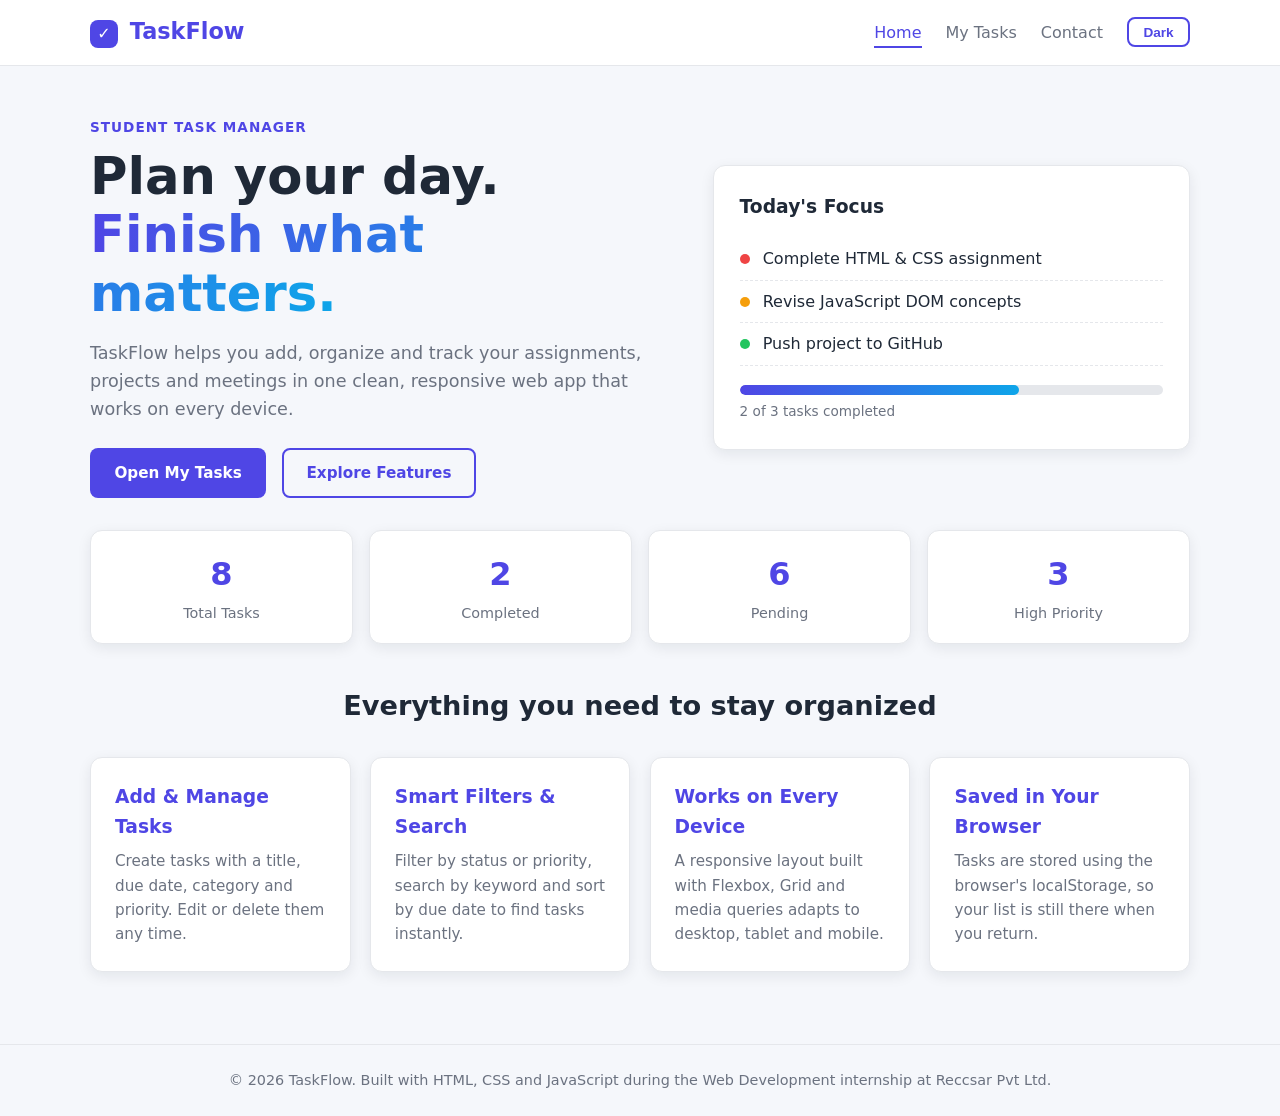
<file: index.html>
<!DOCTYPE html>
<html lang="en">
<head>
  <meta charset="UTF-8">
  <meta name="viewport" content="width=device-width, initial-scale=1.0">
  <meta name="description" content="TaskFlow - a simple, responsive task manager for students.">
  <title>TaskFlow - Student Task Manager</title>
  <link rel="stylesheet" href="css/style.css">
</head>
<body>
  <header class="site-header">
    <nav class="navbar container">
      <a href="index.html" class="brand"><span class="brand-mark">&#10003;</span> TaskFlow</a>
      <button class="menu-toggle" id="menuToggle" aria-label="Toggle navigation menu">Menu</button>
      <ul class="nav-links" id="navLinks">
        <li><a href="index.html" class="active">Home</a></li>
        <li><a href="tasks.html">My Tasks</a></li>
        <li><a href="contact.html">Contact</a></li>
        <li><button id="themeToggle" class="btn btn-outline btn-small">Dark</button></li>
      </ul>
    </nav>
  </header>

  <main>
    <section class="hero container">
      <div class="hero-text">
        <p class="eyebrow">Student Task Manager</p>
        <h1>Plan your day.<br><span class="highlight">Finish what matters.</span></h1>
        <p class="lead">TaskFlow helps you add, organize and track your assignments, projects and meetings in one clean, responsive web app that works on every device.</p>
        <div class="hero-actions">
          <a href="tasks.html" class="btn btn-primary">Open My Tasks</a>
          <a href="#features" class="btn btn-outline">Explore Features</a>
        </div>
      </div>
      <div class="hero-card" aria-hidden="true">
        <h3>Today's Focus</h3>
        <ul>
          <li><span class="dot high"></span> Complete HTML &amp; CSS assignment</li>
          <li><span class="dot medium"></span> Revise JavaScript DOM concepts</li>
          <li><span class="dot low"></span> Push project to GitHub</li>
        </ul>
        <div class="progress"><div class="progress-bar" style="width:66%"></div></div>
        <p class="muted small">2 of 3 tasks completed</p>
      </div>
    </section>

    <section class="container">
      <div class="stats" id="stats">
        <div class="stat"><span class="stat-number" data-stat="total">0</span><span class="stat-label">Total Tasks</span></div>
        <div class="stat"><span class="stat-number" data-stat="completed">0</span><span class="stat-label">Completed</span></div>
        <div class="stat"><span class="stat-number" data-stat="pending">0</span><span class="stat-label">Pending</span></div>
        <div class="stat"><span class="stat-number" data-stat="high">0</span><span class="stat-label">High Priority</span></div>
      </div>
    </section>

    <section class="container section" id="features">
      <h2 class="section-title">Everything you need to stay organized</h2>
      <div class="features">
        <article class="card feature">
          <h3>Add &amp; Manage Tasks</h3>
          <p>Create tasks with a title, due date, category and priority. Edit or delete them any time.</p>
        </article>
        <article class="card feature">
          <h3>Smart Filters &amp; Search</h3>
          <p>Filter by status or priority, search by keyword and sort by due date to find tasks instantly.</p>
        </article>
        <article class="card feature">
          <h3>Works on Every Device</h3>
          <p>A responsive layout built with Flexbox, Grid and media queries adapts to desktop, tablet and mobile.</p>
        </article>
        <article class="card feature">
          <h3>Saved in Your Browser</h3>
          <p>Tasks are stored using the browser's localStorage, so your list is still there when you return.</p>
        </article>
      </div>
    </section>
  </main>

  <footer class="site-footer">
    <div class="container">
      <p>&copy; 2026 TaskFlow. Built with HTML, CSS and JavaScript during the Web Development internship at Reccsar Pvt Ltd.</p>
    </div>
  </footer>

  <script src="js/script.js"></script>
</body>
</html>
</file>
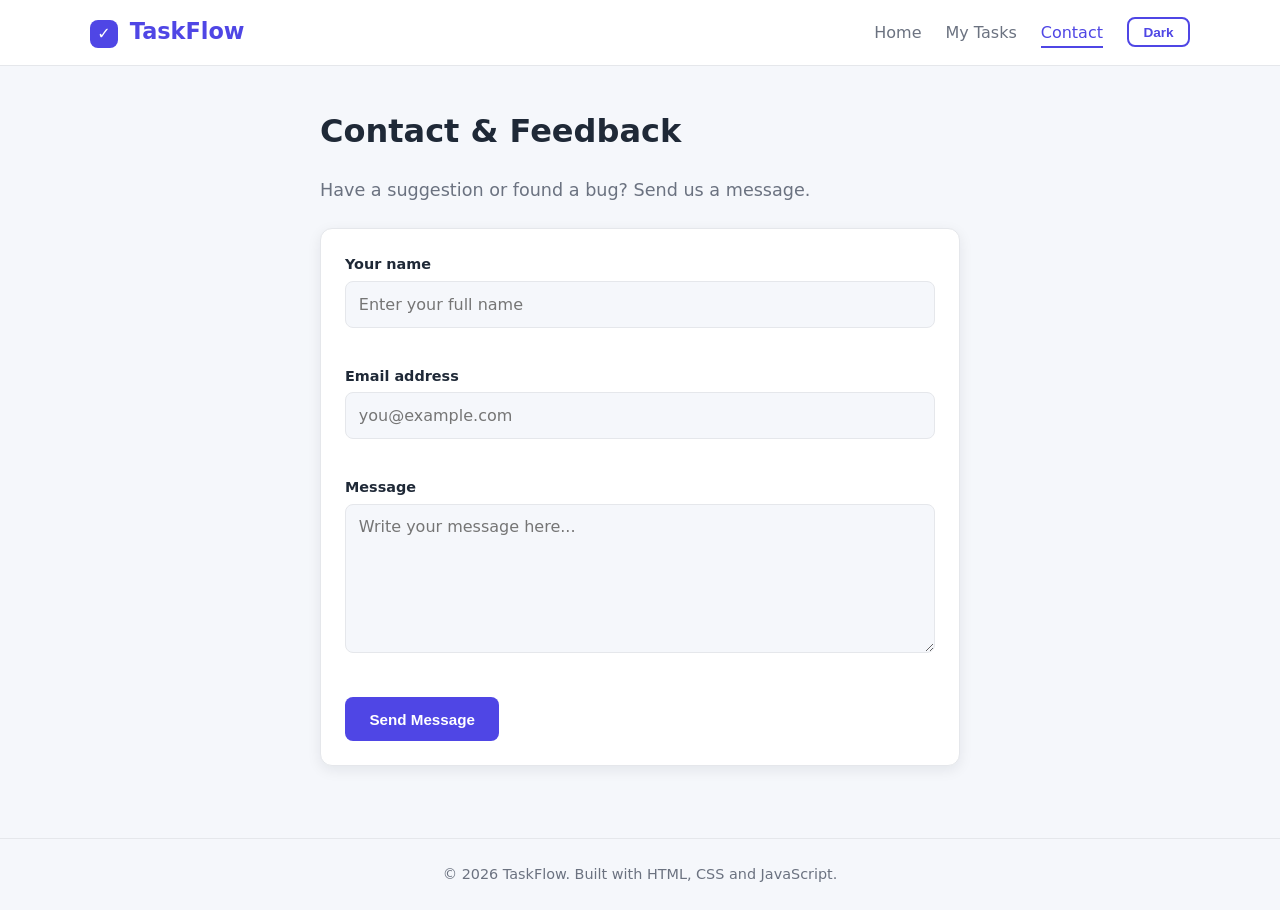
<file: contact.html>
<!DOCTYPE html>
<html lang="en">
<head>
  <meta charset="UTF-8">
  <meta name="viewport" content="width=device-width, initial-scale=1.0">
  <title>Contact - TaskFlow</title>
  <link rel="stylesheet" href="css/style.css">
</head>
<body data-page="contact">
  <header class="site-header">
    <nav class="navbar container">
      <a href="index.html" class="brand"><span class="brand-mark">&#10003;</span> TaskFlow</a>
      <button class="menu-toggle" id="menuToggle" aria-label="Toggle navigation menu">Menu</button>
      <ul class="nav-links" id="navLinks">
        <li><a href="index.html">Home</a></li>
        <li><a href="tasks.html">My Tasks</a></li>
        <li><a href="contact.html" class="active">Contact</a></li>
        <li><button id="themeToggle" class="btn btn-outline btn-small">Dark</button></li>
      </ul>
    </nav>
  </header>

  <main class="container section narrow">
    <h1 class="page-title">Contact &amp; Feedback</h1>
    <p class="lead">Have a suggestion or found a bug? Send us a message.</p>
    <form id="contactForm" class="card form-card" novalidate>
      <div class="field">
        <label for="name">Your name</label>
        <input type="text" id="name" placeholder="Enter your full name">
        <span class="error" id="nameError"></span>
      </div>
      <div class="field">
        <label for="email">Email address</label>
        <input type="email" id="email" placeholder="you@example.com">
        <span class="error" id="emailError"></span>
      </div>
      <div class="field">
        <label for="message">Message</label>
        <textarea id="message" rows="5" placeholder="Write your message here..."></textarea>
        <span class="error" id="messageError"></span>
      </div>
      <button type="submit" class="btn btn-primary">Send Message</button>
      <p class="success" id="formSuccess" hidden>Thank you! Your message has been sent successfully.</p>
    </form>
  </main>

  <footer class="site-footer">
    <div class="container"><p>&copy; 2026 TaskFlow. Built with HTML, CSS and JavaScript.</p></div>
  </footer>

  <script src="js/script.js"></script>
</body>
</html>
</file>
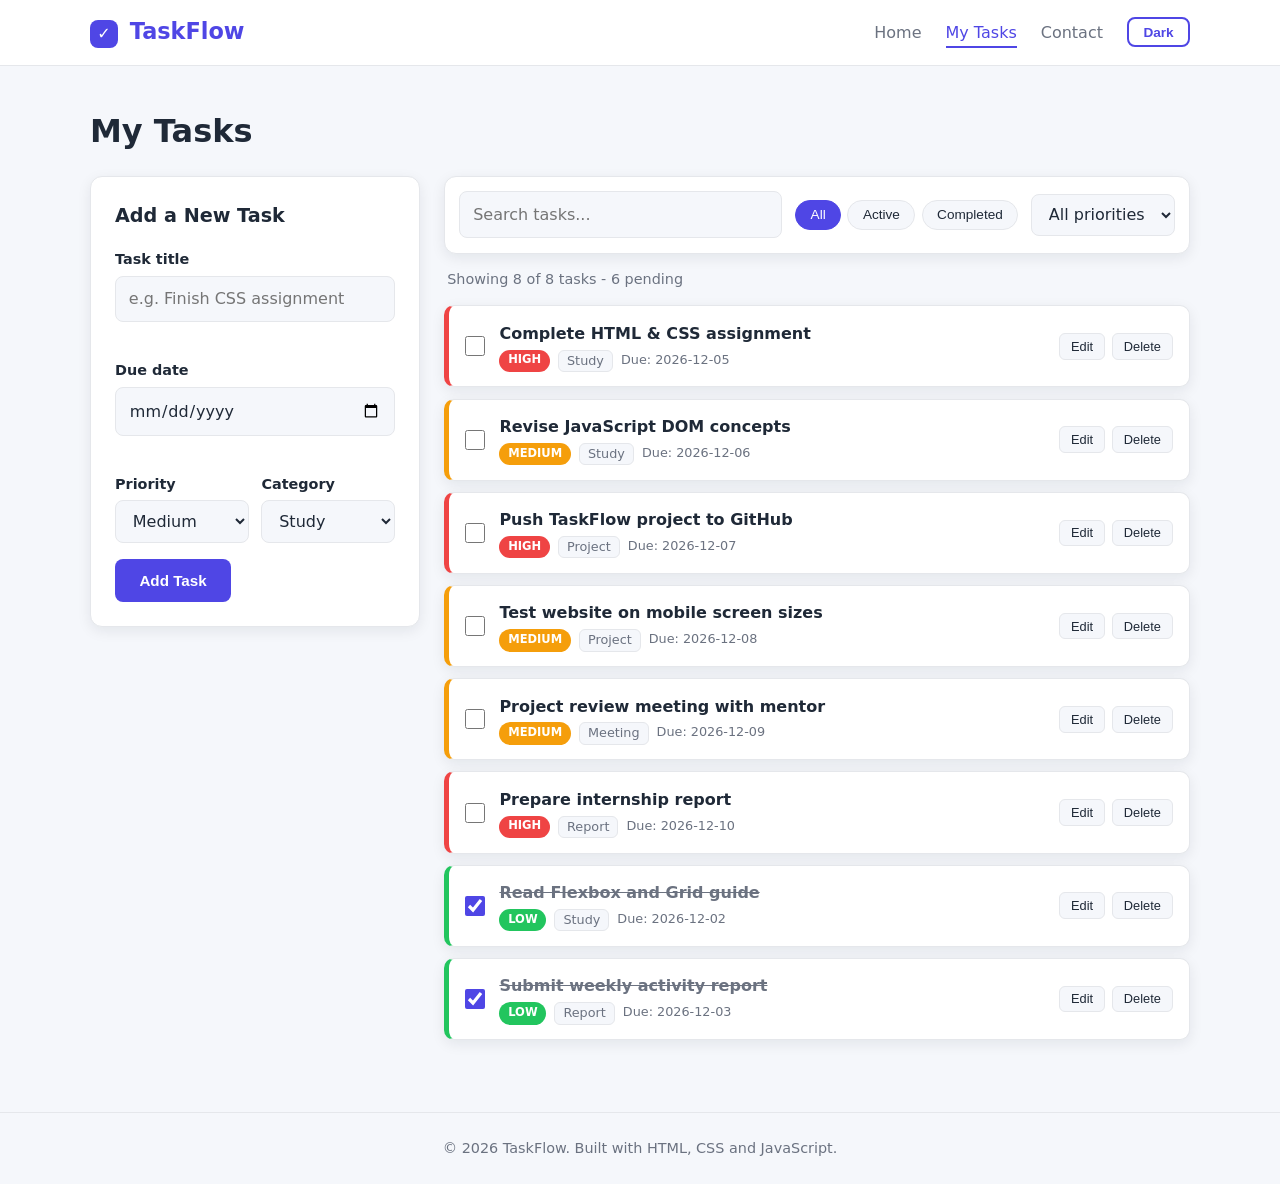
<file: tasks.html>
<!DOCTYPE html>
<html lang="en">
<head>
  <meta charset="UTF-8">
  <meta name="viewport" content="width=device-width, initial-scale=1.0">
  <title>My Tasks - TaskFlow</title>
  <link rel="stylesheet" href="css/style.css">
</head>
<body data-page="tasks">
  <header class="site-header">
    <nav class="navbar container">
      <a href="index.html" class="brand"><span class="brand-mark">&#10003;</span> TaskFlow</a>
      <button class="menu-toggle" id="menuToggle" aria-label="Toggle navigation menu">Menu</button>
      <ul class="nav-links" id="navLinks">
        <li><a href="index.html">Home</a></li>
        <li><a href="tasks.html" class="active">My Tasks</a></li>
        <li><a href="contact.html">Contact</a></li>
        <li><button id="themeToggle" class="btn btn-outline btn-small">Dark</button></li>
      </ul>
    </nav>
  </header>

  <main class="container section">
    <h1 class="page-title">My Tasks</h1>
    <div class="layout">
      <aside class="card form-card">
        <h2 id="formHeading">Add a New Task</h2>
        <form id="taskForm" novalidate>
          <div class="field">
            <label for="title">Task title</label>
            <input type="text" id="title" placeholder="e.g. Finish CSS assignment" maxlength="80">
            <span class="error" id="titleError"></span>
          </div>
          <div class="field">
            <label for="dueDate">Due date</label>
            <input type="date" id="dueDate">
            <span class="error" id="dueDateError"></span>
          </div>
          <div class="field-row">
            <div class="field">
              <label for="priority">Priority</label>
              <select id="priority">
                <option value="high">High</option>
                <option value="medium" selected>Medium</option>
                <option value="low">Low</option>
              </select>
            </div>
            <div class="field">
              <label for="category">Category</label>
              <select id="category">
                <option>Study</option>
                <option>Project</option>
                <option>Report</option>
                <option>Meeting</option>
                <option>Personal</option>
              </select>
            </div>
          </div>
          <div class="form-actions">
            <button type="submit" class="btn btn-primary" id="submitBtn">Add Task</button>
            <button type="button" class="btn btn-outline" id="cancelEdit" hidden>Cancel</button>
          </div>
        </form>
      </aside>

      <section class="list-card">
        <div class="toolbar card">
          <input type="search" id="searchInput" placeholder="Search tasks...">
          <div class="filters" id="statusFilters">
            <button class="chip active" data-filter="all">All</button>
            <button class="chip" data-filter="active">Active</button>
            <button class="chip" data-filter="completed">Completed</button>
          </div>
          <select id="priorityFilter" aria-label="Filter by priority">
            <option value="all">All priorities</option>
            <option value="high">High</option>
            <option value="medium">Medium</option>
            <option value="low">Low</option>
          </select>
        </div>
        <p class="summary" id="summary"></p>
        <ul class="task-list" id="taskList"></ul>
        <p class="empty" id="emptyMessage" hidden>No tasks match your filters.</p>
      </section>
    </div>
  </main>

  <footer class="site-footer">
    <div class="container"><p>&copy; 2026 TaskFlow. Built with HTML, CSS and JavaScript.</p></div>
  </footer>

  <script src="js/script.js"></script>
</body>
</html>
</file>
<file: css/style.css>
/* ===== TaskFlow - Main Stylesheet ===== */

/* ---------- Design tokens (CSS variables) ---------- */
:root {
  --bg: #f5f7fb;
  --surface: #ffffff;
  --text: #1f2937;
  --muted: #6b7280;
  --primary: #4f46e5;
  --primary-dark: #4338ca;
  --border: #e5e7eb;
  --danger: #dc2626;
  --success: #16a34a;
  --high: #ef4444;
  --medium: #f59e0b;
  --low: #22c55e;
  --radius: 12px;
  --shadow: 0 4px 14px rgba(15, 23, 42, 0.08);
}

[data-theme="dark"] {
  --bg: #0f172a;
  --surface: #1e293b;
  --text: #e2e8f0;
  --muted: #94a3b8;
  --border: #334155;
  --shadow: 0 4px 14px rgba(0, 0, 0, 0.4);
}

/* ---------- Base ---------- */
* { box-sizing: border-box; margin: 0; padding: 0; }

body {
  font-family: "Segoe UI", system-ui, -apple-system, Roboto, Arial, sans-serif;
  background: var(--bg);
  color: var(--text);
  line-height: 1.6;
  transition: background 0.3s, color 0.3s;
}

[hidden] { display: none !important; }
a { color: inherit; text-decoration: none; }
ul { list-style: none; }
.container { width: min(1100px, 92%); margin: 0 auto; }
.narrow { width: min(640px, 92%); }
.section { padding: 2.5rem 0; }
.muted { color: var(--muted); }
.small { font-size: 0.85rem; }

/* ---------- Header & navigation (Flexbox) ---------- */
.site-header {
  background: var(--surface);
  border-bottom: 1px solid var(--border);
  position: sticky;
  top: 0;
  z-index: 10;
}

.navbar {
  display: flex;
  align-items: center;
  justify-content: space-between;
  padding: 0.9rem 0;
}

.brand { font-size: 1.4rem; font-weight: 700; color: var(--primary); }
.brand-mark {
  display: inline-block; width: 28px; height: 28px; line-height: 28px;
  text-align: center; border-radius: 8px; background: var(--primary);
  color: #fff; font-size: 1rem; margin-right: 4px;
}

.nav-links { display: flex; align-items: center; gap: 1.5rem; }
.nav-links a { font-weight: 500; color: var(--muted); padding: 0.3rem 0; }
.nav-links a:hover, .nav-links a.active { color: var(--primary); border-bottom: 2px solid var(--primary); }
.menu-toggle { display: none; }

/* ---------- Buttons ---------- */
.btn {
  display: inline-block; padding: 0.7rem 1.4rem; border-radius: 8px;
  font-size: 0.95rem; font-weight: 600; cursor: pointer; border: 2px solid transparent;
  transition: transform 0.15s, background 0.2s;
}
.btn:hover { transform: translateY(-2px); }
.btn-primary { background: var(--primary); color: #fff; }
.btn-primary:hover { background: var(--primary-dark); }
.btn-outline { background: transparent; color: var(--primary); border-color: var(--primary); }
.btn-small { padding: 0.35rem 0.9rem; font-size: 0.85rem; }

/* ---------- Home page: hero (Grid) ---------- */
.hero {
  display: grid;
  grid-template-columns: 1.1fr 0.9fr;
  gap: 2.5rem;
  align-items: center;
  padding: 3.2rem 0 2rem;
}
.eyebrow { color: var(--primary); font-weight: 700; text-transform: uppercase; letter-spacing: 1px; font-size: 0.85rem; }
.hero h1 { font-size: clamp(2rem, 5vw, 3.2rem); line-height: 1.15; margin: 0.5rem 0 1rem; }
.highlight { background: linear-gradient(90deg, #4f46e5, #0ea5e9); -webkit-background-clip: text; background-clip: text; color: transparent; }
.lead { color: var(--muted); font-size: 1.1rem; margin-bottom: 1.5rem; }
.hero-actions { display: flex; gap: 1rem; flex-wrap: wrap; }

.hero-card, .card {
  background: var(--surface); border: 1px solid var(--border);
  border-radius: var(--radius); box-shadow: var(--shadow);
}
.hero-card { padding: 1.6rem; }
.hero-card h3 { margin-bottom: 1rem; }
.hero-card li { padding: 0.5rem 0; border-bottom: 1px dashed var(--border); }
.dot { display: inline-block; width: 10px; height: 10px; border-radius: 50%; margin-right: 8px; }
.dot.high { background: var(--high); } .dot.medium { background: var(--medium); } .dot.low { background: var(--low); }
.progress { height: 10px; background: var(--border); border-radius: 99px; margin: 1.2rem 0 0.4rem; overflow: hidden; }
.progress-bar { height: 100%; background: linear-gradient(90deg, #4f46e5, #0ea5e9); border-radius: 99px; }

/* ---------- Stats & feature cards (Grid) ---------- */
.stats { display: grid; grid-template-columns: repeat(4, 1fr); gap: 1rem; }
.stat { background: var(--surface); border: 1px solid var(--border); border-radius: var(--radius); padding: 1.1rem; text-align: center; box-shadow: var(--shadow); }
.stat-number { display: block; font-size: 2rem; font-weight: 700; color: var(--primary); }
.stat-label { color: var(--muted); font-size: 0.9rem; }

.section-title { text-align: center; margin-bottom: 1.8rem; font-size: 1.7rem; }
.features { display: grid; grid-template-columns: repeat(auto-fit, minmax(230px, 1fr)); gap: 1.2rem; }
.feature { padding: 1.5rem; transition: transform 0.2s; }
.feature:hover { transform: translateY(-4px); }
.feature h3 { margin-bottom: 0.5rem; color: var(--primary); }
.feature p { color: var(--muted); font-size: 0.95rem; }

/* ---------- Tasks page ---------- */
.page-title { margin-bottom: 1.2rem; }
.layout { display: grid; grid-template-columns: 330px 1fr; gap: 1.5rem; align-items: start; }
.form-card { padding: 1.5rem; }
.form-card h2 { font-size: 1.2rem; margin-bottom: 1rem; }
.field { margin-bottom: 1rem; flex: 1; }
.field-row { display: flex; gap: 0.8rem; }
label { display: block; font-weight: 600; font-size: 0.9rem; margin-bottom: 0.3rem; }

input, select, textarea {
  width: 100%; padding: 0.6rem 0.8rem; font: inherit; color: var(--text);
  background: var(--bg); border: 1px solid var(--border); border-radius: 8px;
}
input:focus, select:focus, textarea:focus { outline: 2px solid var(--primary); border-color: transparent; }
input.invalid, textarea.invalid { border-color: var(--danger); }
.error { display: block; color: var(--danger); font-size: 0.8rem; min-height: 1.1rem; margin-top: 0.2rem; }
.success { color: var(--success); font-weight: 600; margin-top: 1rem; }
.form-actions { display: flex; gap: 0.6rem; }

.toolbar { display: flex; flex-wrap: wrap; gap: 0.8rem; align-items: center; padding: 0.9rem; }
.toolbar input[type="search"] { flex: 1 1 180px; width: auto; }
.toolbar select { width: auto; }
.filters { display: flex; gap: 0.4rem; }
.chip { padding: 0.4rem 0.9rem; border-radius: 99px; border: 1px solid var(--border); background: var(--bg); color: var(--text); cursor: pointer; font-size: 0.85rem; }
.chip.active { background: var(--primary); color: #fff; border-color: var(--primary); }
.summary { margin: 0.9rem 0.2rem; color: var(--muted); font-size: 0.9rem; }

.task-list { display: flex; flex-direction: column; gap: 0.7rem; }
.task {
  display: flex; align-items: center; gap: 0.9rem; padding: 0.9rem 1rem;
  background: var(--surface); border: 1px solid var(--border); border-left: 5px solid var(--medium);
  border-radius: 10px; box-shadow: var(--shadow);
}
.task.high { border-left-color: var(--high); } .task.low { border-left-color: var(--low); }
.task input[type="checkbox"] { width: 20px; height: 20px; accent-color: var(--primary); }
.task-body { flex: 1; min-width: 0; }
.task-title { font-weight: 600; overflow-wrap: anywhere; }
.task.done .task-title { text-decoration: line-through; color: var(--muted); }
.task-meta { display: flex; flex-wrap: wrap; gap: 0.5rem; margin-top: 0.2rem; font-size: 0.8rem; color: var(--muted); }
.badge { padding: 0.05rem 0.55rem; border-radius: 99px; font-size: 0.72rem; font-weight: 700; text-transform: uppercase; color: #fff; }
.badge.high { background: var(--high); } .badge.medium { background: var(--medium); } .badge.low { background: var(--low); }
.tag { background: var(--bg); border: 1px solid var(--border); padding: 0 0.5rem; border-radius: 6px; }
.overdue { color: var(--danger); font-weight: 600; }
.task-actions { display: flex; gap: 0.4rem; }
.icon-btn { padding: 0.3rem 0.7rem; font-size: 0.8rem; border-radius: 6px; border: 1px solid var(--border); background: var(--bg); color: var(--text); cursor: pointer; }
.icon-btn.delete:hover { background: var(--danger); color: #fff; border-color: var(--danger); }
.empty { text-align: center; color: var(--muted); padding: 2rem 0; }

/* ---------- Footer ---------- */
.site-footer { text-align: center; padding: 1.5rem 0; margin-top: 2rem; border-top: 1px solid var(--border); color: var(--muted); font-size: 0.9rem; }

/* ---------- Responsive design (media queries) ---------- */
@media (max-width: 900px) {
  .layout { grid-template-columns: 1fr; }
  .hero { grid-template-columns: 1fr; }
  .stats { grid-template-columns: repeat(2, 1fr); }
}

@media (max-width: 768px) {
  .menu-toggle { display: block; padding: 0.4rem 0.9rem; border: 1px solid var(--border); border-radius: 8px; background: var(--bg); color: var(--text); font: inherit; cursor: pointer; }
  .nav-links { display: none; position: absolute; top: 100%; left: 0; right: 0; flex-direction: column; align-items: flex-start; gap: 0.8rem; padding: 1rem 4%; background: var(--surface); border-bottom: 1px solid var(--border); }
  .nav-links.open { display: flex; }
  .task { flex-wrap: wrap; }
  .task-actions { width: 100%; justify-content: flex-end; }
}

@media (max-width: 480px) {
  .section { padding: 1.5rem 0; }
  .field-row { flex-direction: column; gap: 0; }
  .filters { width: 100%; }
  .chip { flex: 1; }
}
</file>
